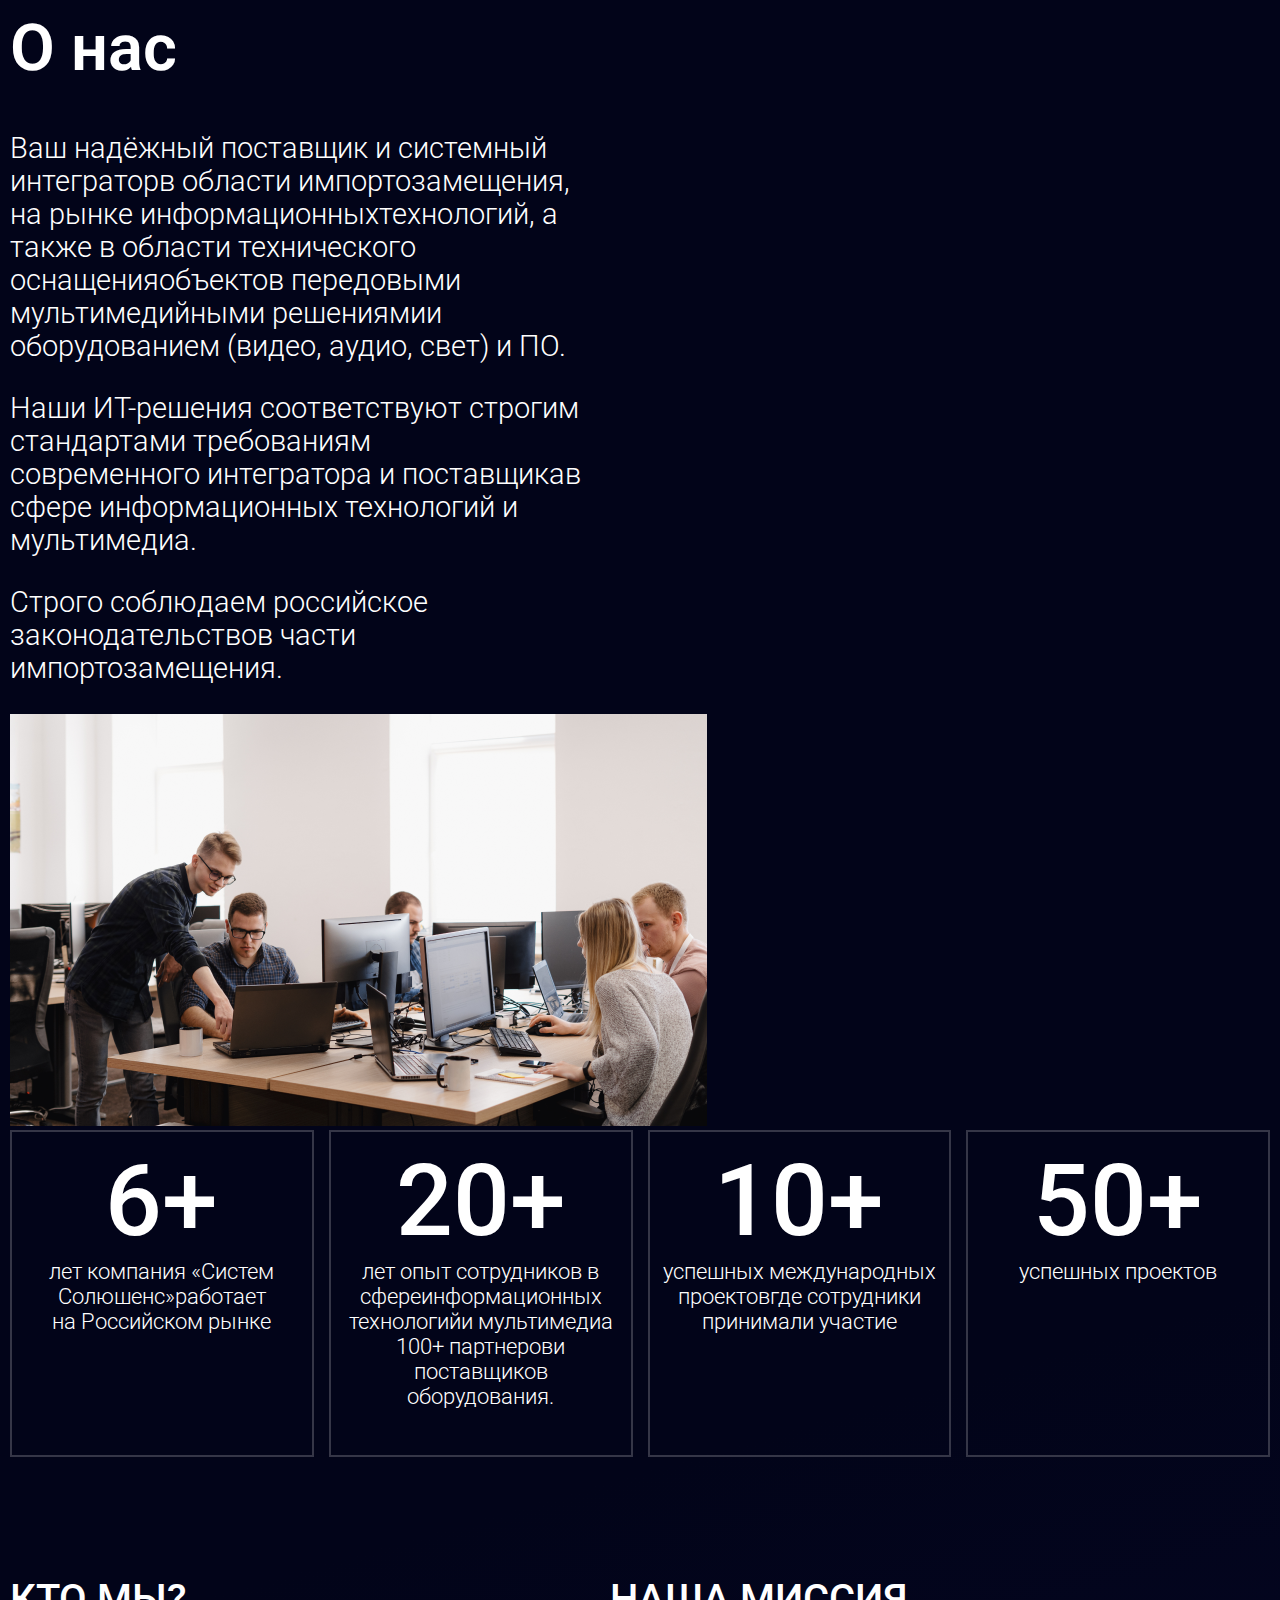
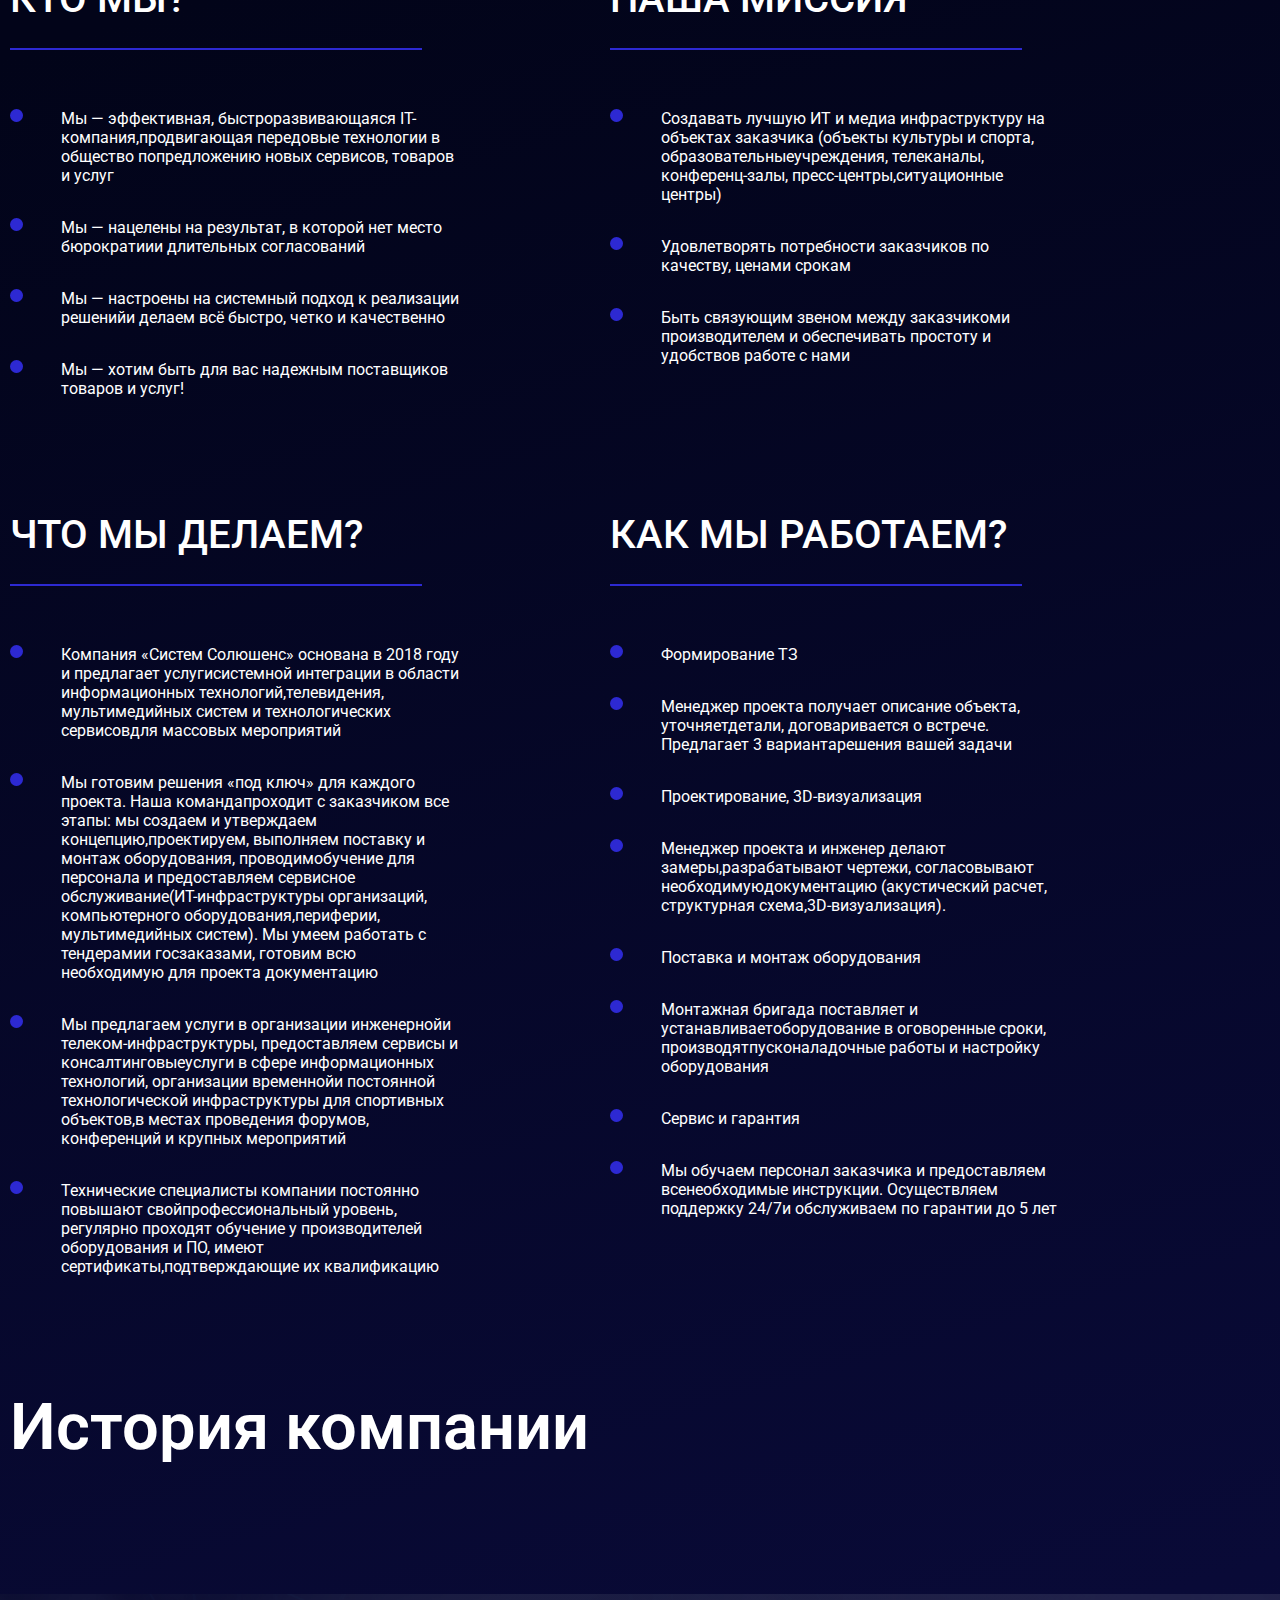
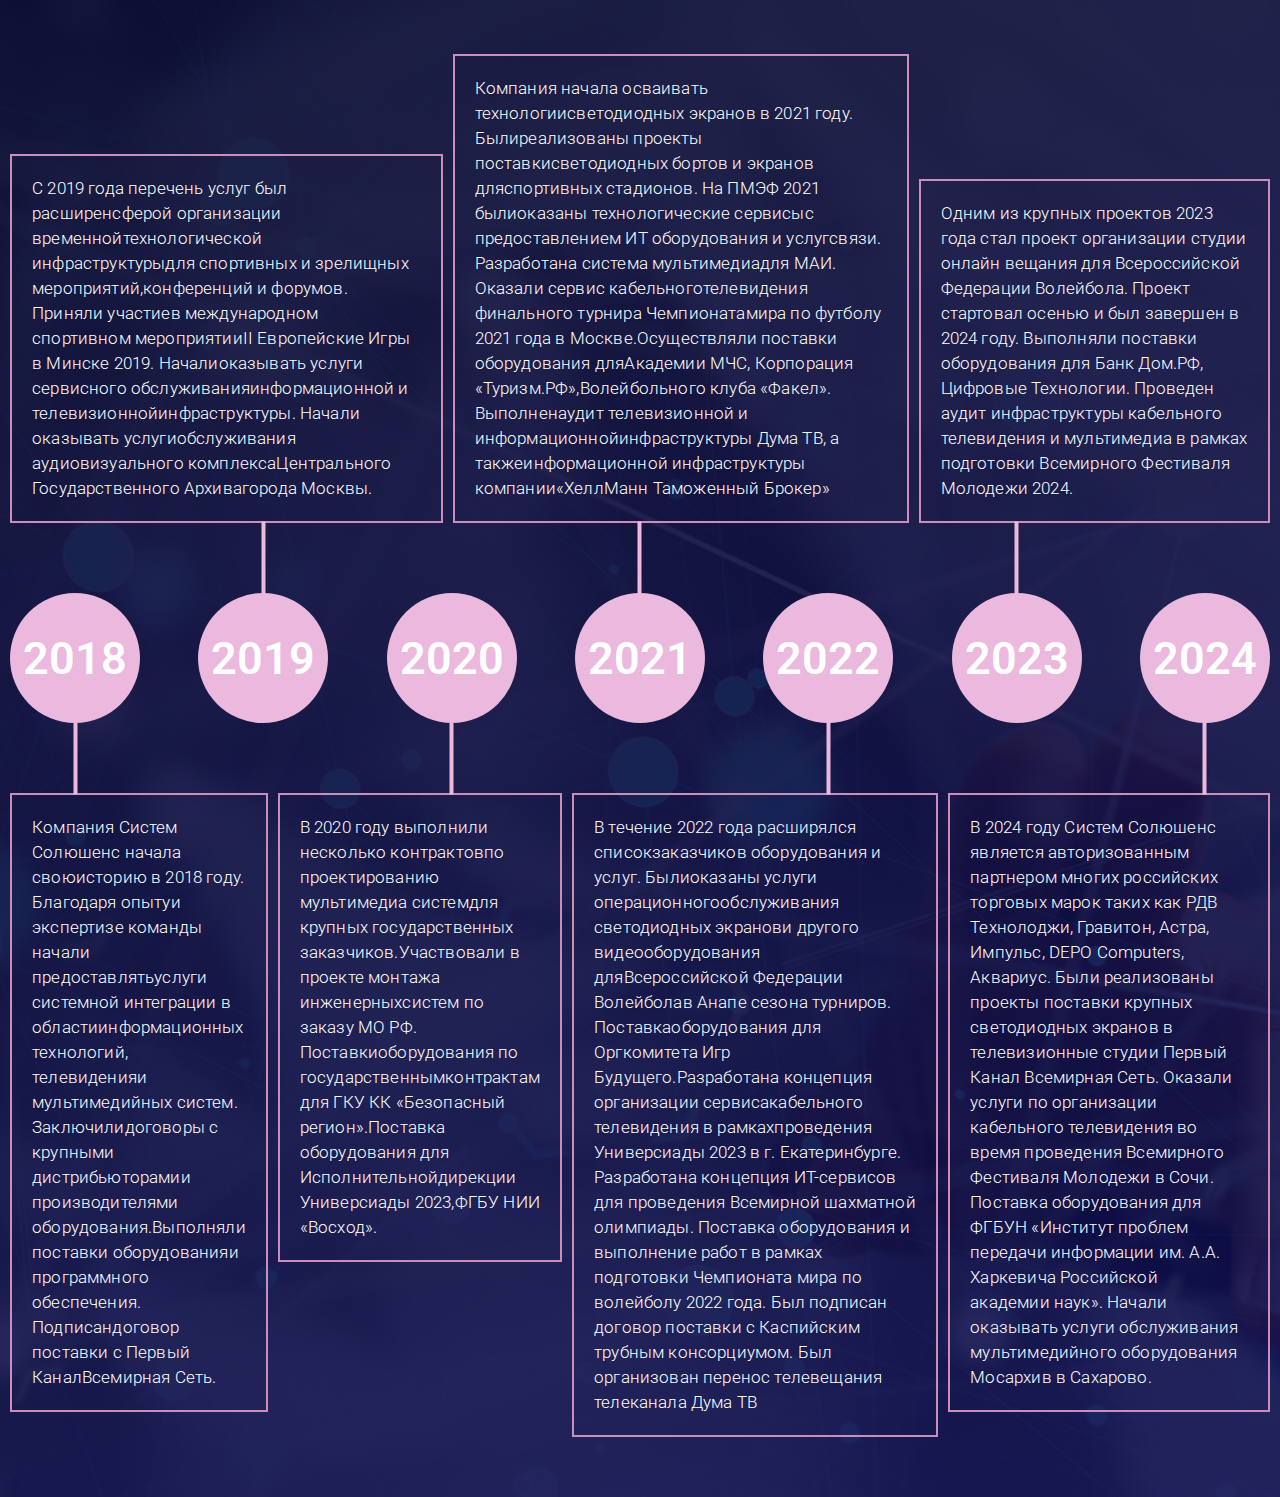
<file: index.html>
<!DOCTYPE html>
<html lang="en">

<head>
    <meta charset="UTF-8">
    <meta name="viewport" content="width=device-width, initial-scale=1.0">
    <title>Document</title>
    <link rel="stylesheet" href="css/style.css">
</head>

<body>
    <main>
        <section class="welcome">
            <div class="container">
                <h2 class="welcome_title">О нас</h2>
                <div class="welcome_blocks">
                    <div class="welcome_left_block">
                        <p class="welcome_text">Ваш надёжный поставщик и системный интеграторв области импортозамещения,
                            на рынке информационныхтехнологий, а также в области технического оснащенияобъектов
                            передовыми
                            мультимедийными решениямии оборудованием (видео, аудио, свет) и ПО.</p>
                        <p class="welcome_text">Наши ИТ-решения соответствуют строгим стандартами требованиям
                            современного интегратора и поставщикав сфере информационных технологий и мультимедиа.</p>
                        <p class="welcome_text">Строго соблюдаем российское законодательствов части импортозамещения.
                        </p>

                    </div>
                    <div class="welcome_right_block">
                        <img src="images/group-young-business-people-working-office 1.png" alt="" class="welcome_image">
                    </div>
                </div>
                <div class="welcome_cards">
                    <div class="welcome_card">
                        <div class="welcome_card_content">
                            <h2 class="welcome_card_content_title">6+</h2>
                            <p class="welcome_card_content_text">лет компания «Систем Солюшенс»работает на Российском
                                рынке</p>
                        </div>
                    </div>
                    <div class="welcome_card">
                        <div class="welcome_card_content">
                            <h2 class="welcome_card_content_title">20+</h2>
                            <p class="welcome_card_content_text">лет опыт сотрудников в сфереинформационных технологийи
                                мультимедиа 100+ партнерови поставщиков оборудования.</p>
                        </div>
                    </div>
                    <div class="welcome_card">
                        <div class="welcome_card_content">
                            <h2 class="welcome_card_content_title">10+</h2>
                            <p class="welcome_card_content_text">успешных международных проектовгде сотрудники принимали
                                участие</p>
                        </div>
                    </div>
                    <div class="welcome_card">
                        <div class="welcome_card_content">
                            <h2 class="welcome_card_content_title">50+</h2>
                            <p class="welcome_card_content_text">успешных проектов</p>
                        </div>
                    </div>
                </div>

            </div>
        </section>

        <section class="info">
            <div class="container">
                <div class="info_content">
                    <h2 class="info_title">КТО МЫ?</h2>
                    <span class="info_underline"></span>
                    <ul class="info_ul">
                        <li class="info_list"> <img class="info_list_style" src="images/Ellipse 1.png" alt="">Мы —
                            эффективная,
                            быстроразвивающаяся IT-компания,продвигающая передовые
                            технологии в общество попредложению новых сервисов, товаров и услуг</li>
                        <li class="info_list"> <img class="info_list_style" src="images/Ellipse 1.png" alt="">Мы —
                            нацелены на результат, в
                            которой нет место бюрократиии длительных
                            согласований</li>
                        <li class="info_list"> <img class="info_list_style" src="images/Ellipse 1.png" alt="">Мы —
                            настроены на системный подход к
                            реализации решенийи делаем всё
                            быстро, четко и качественно</li>
                        <li class="info_list"> <img class="info_list_style" src="images/Ellipse 1.png" alt="">Мы — хотим
                            быть для вас надежным
                            поставщиков товаров и услуг!</li>

                    </ul>
                </div>
                <div class="info_content">
                    <h2 class="info_title">НАША МИССИЯ</h2>
                    <span class="info_underline"></span>
                    <ul class="info_ul">
                        <li class="info_list"> <img class="info_list_style" src="images/Ellipse 1.png" alt="">Создавать
                            лучшую ИТ и медиа инфраструктуру на объектах заказчика (объекты культуры и спорта,
                            образовательныеучреждения, телеканалы, конференц-залы, пресс-центры,ситуационные центры)
                        </li>
                        <li class="info_list"> <img class="info_list_style" src="images/Ellipse 1.png"
                                alt="">Удовлетворять потребности заказчиков по качеству, ценами срокам</li>
                        <li class="info_list"> <img class="info_list_style" src="images/Ellipse 1.png" alt="">Быть
                            связующим звеном между заказчикоми производителем и обеспечивать простоту и удобствов работе
                            с нами</li>

                    </ul>
                </div>
                <div class="info_content">
                    <h2 class="info_title">ЧТО МЫ ДЕЛАЕМ?</h2>
                    <span class="info_underline"></span>
                    <ul class="info_ul">
                        <li class="info_list"> <img class="info_list_style" src="images/Ellipse 1.png" alt="">Компания
                            «Систем Солюшенс» основана в 2018 году и предлагает услугисистемной интеграции в области
                            информационных технологий,телевидения, мультимедийных систем и технологических сервисовдля
                            массовых мероприятий</li>
                        <li class="info_list"> <img class="info_list_style" src="images/Ellipse 1.png" alt="">Мы готовим
                            решения «под ключ» для каждого проекта. Наша командапроходит с заказчиком все этапы: мы
                            создаем и утверждаем концепцию,проектируем, выполняем поставку и монтаж оборудования,
                            проводимобучение для персонала и предоставляем сервисное обслуживание(ИТ-инфраструктуры
                            организаций, компьютерного оборудования,периферии, мультимедийных систем). Мы умеем работать
                            с тендерамии госзаказами, готовим всю необходимую для проекта документацию</li>
                        <li class="info_list"> <img class="info_list_style" src="images/Ellipse 1.png" alt="">Мы
                            предлагаем услуги в организации инженернойи телеком-инфраструктуры, предоставляем сервисы и
                            консалтинговыеуслуги в сфере информационных технологий, организации временнойи постоянной
                            технологической инфраструктуры для спортивных объектов,в местах проведения форумов,
                            конференций и крупных мероприятий</li>
                        <li class="info_list"> <img class="info_list_style" src="images/Ellipse 1.png"
                                alt="">Технические специалисты компании постоянно повышают свойпрофессиональный уровень,
                            регулярно проходят обучение
                            у производителей оборудования и ПО, имеют сертификаты,подтверждающие их квалификацию</li>

                    </ul>
                </div>
                <div class="info_content">
                    <h2 class="info_title">КАК МЫ РАБОТАЕМ?</h2>
                    <span class="info_underline"></span>
                    <ul class="info_ul">
                        <li class="info_list"> <img class="info_list_style" src="images/Ellipse 1.png"
                                alt="">Формирование ТЗ</li>
                        <li class="info_list"> <img class="info_list_style" src="images/Ellipse 1.png" alt="">Менеджер
                            проекта получает описание объекта, уточняетдетали, договаривается о встрече. Предлагает 3
                            вариантарешения вашей задачи</li>
                        <li class="info_list"> <img class="info_list_style" src="images/Ellipse 1.png"
                                alt="">Проектирование, 3D-визуализация</li>
                        <li class="info_list"> <img class="info_list_style" src="images/Ellipse 1.png" alt="">Менеджер
                            проекта и инженер делают замеры,разрабатывают чертежи, согласовывают необходимуюдокументацию
                            (акустический расчет, структурная схема,3D-визуализация).</li>
                        <li class="info_list"> <img class="info_list_style" src="images/Ellipse 1.png" alt="">Поставка и
                            монтаж оборудования</li>
                        <li class="info_list"> <img class="info_list_style" src="images/Ellipse 1.png" alt="">Монтажная
                            бригада поставляет и устанавливаетоборудование в оговоренные сроки,
                            производятпусконаладочные работы и настройку оборудования</li>
                        <li class="info_list"> <img class="info_list_style" src="images/Ellipse 1.png" alt="">Сервис и
                            гарантия</li>
                        <li class="info_list"> <img class="info_list_style" src="images/Ellipse 1.png" alt="">Мы обучаем
                            персонал заказчика и предоставляем всенеобходимые инструкции. Осуществляем поддержку 24/7и
                            обслуживаем по гарантии до 5 лет</li>

                    </ul>
                </div>
                <h2 class="history_title">История компании</h2>

            </div>
        </section>

        <section class="history">
            <div class="container">

                

                <div class="history_content">
                    <div class="history_block">
                        <p class="history_block_text">С 2019 года перечень услуг был расширенсферой организации
                            временнойтехнологической инфраструктурыдля спортивных и зрелищных мероприятий,конференций и
                            форумов. Приняли участиев международном спортивном мероприятииII Европейские Игры в Минске
                            2019.
                            Началиоказывать услуги сервисного обслуживанияинформационной и телевизионнойинфраструктуры.
                            Начали оказывать услугиобслуживания аудиовизуального комплексаЦентрального Государственного
                            Архивагорода Москвы.</p>

                    </div>

                    <div class="history_block">
                        <p class="history_block_text">Компания начала осваивать технологиисветодиодных экранов в 2021
                            году.
                            Былиреализованы проекты поставкисветодиодных бортов и экранов дляспортивных стадионов. На
                            ПМЭФ
                            2021 былиоказаны технологические сервисыс предоставлением ИТ оборудования и услугсвязи.
                            Разработана система мультимедиадля МАИ. Оказали сервис кабельноготелевидения финального
                            турнира
                            Чемпионатамира по футболу 2021 года в Москве.Осуществляли поставки оборудования дляАкадемии
                            МЧС,
                            Корпорация «Туризм.РФ»,Волейбольного клуба «Факел». Выполненаудит телевизионной и
                            информационнойинфраструктуры Дума ТВ, а такжеинформационной инфраструктуры компании«ХеллМанн
                            Таможенный Брокер»</p>
                    </div>
                    <div class="history_block">
                        <p class="history_block_text">Одним из крупных проектов 2023 года стал
                            проект организации студии онлайн вещания
                            для Всероссийской Федерации Волейбола.
                            Проект стартовал осенью и был завершен
                            в 2024 году. Выполняли поставки
                            оборудования для Банк Дом.РФ, Цифровые
                            Технологии. Проведен аудит инфраструктуры
                            кабельного телевидения и мультимедиа
                            в рамках подготовки Всемирного Фестиваля
                            Молодежи 2024.</p>
                    </div>
                </div>

                <div class="history_years">
                    <div class="history_block_years">2018 <span class="history_line down_line"></span></div>
                    <div class="history_block_years">2019 <span class="history_line top_line"></span></div>
                    <div class="history_block_years">2020 <span class="history_line down_line"></span></div>
                    <div class="history_block_years">2021 <span class="history_line top_line"></span></div>
                    <div class="history_block_years">2022 <span class="history_line down_line"></span></div>
                    <div class="history_block_years">2023 <span class="history_line top_line"></span></div>
                    <div class="history_block_years">2024 <span class="history_line down_line"></span></div>
                </div>

                <div class="history_content down">
                    <div class="history_block">
                        <p class="history_block_text">Компания Систем Солюшенс начала своюисторию в 2018 году. Благодаря
                            опытуи экспертизе команды начали предоставлятьуслуги системной интеграции в
                            областиинформационных технологий, телевиденияи мультимедийных систем. Заключилидоговоры с
                            крупными дистрибьюторамии производителями оборудования.Выполняли поставки оборудованияи
                            программного обеспечения. Подписандоговор поставки с Первый КаналВсемирная Сеть.</p>
                    </div>
                    <div class="history_block">
                        <p class="history_block_text">В 2020 году выполнили несколько контрактовпо проектированию
                            мультимедиа системдля крупных государственных заказчиков.Участвовали в проекте монтажа
                            инженерныхсистем по заказу МО РФ. Поставкиоборудования по государственнымконтрактам для ГКУ
                            КК «Безопасный регион».Поставка оборудования для Исполнительнойдирекции Универсиады
                            2023,ФГБУ НИИ «Восход».</p>
                    </div>
                    <div class="history_block">
                        <p class="history_block_text">В течение 2022 года расширялся списокзаказчиков оборудования и
                            услуг. Былиоказаны услуги операционногообслуживания светодиодных экранови другого
                            видеооборудования дляВсероссийской Федерации Волейболав Анапе сезона турниров.
                            Поставкаоборудования для Оргкомитета Игр Будущего.Разработана концепция организации
                            сервисакабельного телевидения в рамкахпроведения Универсиады 2023 в г. Екатеринбурге.
                            Разработана концепция ИТ-сервисов для проведения Всемирной шахматной олимпиады. Поставка
                            оборудования и выполнение работ в рамках подготовки Чемпионата мира по волейболу
                            2022 года. Был подписан договор поставки с Каспийским трубным консорциумом. Был организован
                            перенос телевещания телеканала Дума ТВ</p>
                    </div>
                    <div class="history_block">
                        <p class="history_block_text">В 2024 году Систем Солюшенс является
                            авторизованным партнером многих
                            российских торговых марок таких как РДВ
                            Технолоджи, Гравитон, Астра, Импульс, DEPO
                            Computers, Аквариус. Были реализованы
                            проекты поставки крупных светодиодных
                            экранов в телевизионные студии Первый
                            Канал Всемирная Сеть. Оказали услуги
                            по организации кабельного телевидения
                            во время проведения Всемирного Фестиваля
                            Молодежи в Сочи. Поставка оборудования
                            для ФГБУН «Институт проблем передачи
                            информации им. А.А. Харкевича Российской 
                            академии наук». Начали оказывать услуги
                            обслуживания мультимедийного
                            оборудования Мосархив в Сахарово.</p>
                    </div>
                </div>



            </div>
        </section>
    </main>

</body>

</html>
</file>
<file: css/style.css>
@import url('https://fonts.googleapis.com/css2?family=Montserrat+Alternates:ital,wght@0,100;0,200;0,300;0,400;0,500;0,600;0,700;0,800;0,900;1,100;1,200;1,300;1,400;1,500;1,600;1,700;1,800;1,900&family=Roboto:ital,wght@0,100;0,300;0,400;0,500;0,700;0,900;1,100;1,300;1,400;1,500;1,700;1,900&display=swap');

body {
    background: linear-gradient(163.89deg, #020419 32.68%, #2D29D2 260.74%);
    color: white;
    font-family: "Roboto", sans-serif;
    margin: 0;
    overflow-x: hidden;
}

p,
h1,
h2,
h3,
h4,
h5,
h6,
a {
    margin: 0;
}

.container {
    max-width: 1700px;
    margin: 0 auto;
    padding: 0 10px;
}


.welcome {
    margin-top: 10px;
}

.welcome_left_block {
    display: flex;
    flex-direction: column;
}

.welcome_blocks {
    display: flex;
    justify-content: space-between;
    flex-wrap: wrap;
}

.welcome_text {
    margin-bottom: 29px;
    max-width: 841px;
    font-weight: 300;
    font-size: 29px;
    line-height: 33px;
}

.welcome_title {
    font-weight: 600;
    font-size: 65px;
    margin-bottom: 46px;
}

.welcome_cards {
    display: flex;
    gap: 15px;
}

.welcome_card {
    width: 412px;
    height: 303px;
    padding: 10px;
    border: 2px solid #353647;
}

.welcome_card_content {
    display: flex;
    flex-direction: column;
    align-items: center;
}

.welcome_card_content_text {
    text-align: center;
    font-weight: 300;
    font-size: 22px;
    line-height: 25px;
}

.welcome_card_content_title {
    font-weight: 500;
    font-size: 100px;
}

.info {
    margin-top: 118px;
}

.info .container {
    display: flex;
    gap: 80px 150px;
    flex-wrap: wrap;
}

.info_underline {
    display: block;
    width: 412px;
    border-bottom: 2px solid #2D29D2;
    margin-top: 26px;
}

.info_title {
    font-weight: 500;
    font-size: 40px;
}

.info_list {
    list-style: none;
    margin-bottom: 33px;
    display: flex;
}

.info_ul {
    padding-left: 0;
    margin-top: 59px;
}

.info_content {
    max-width: 765px;
}

.info_list_style {
    display: inline-block;
    width: 13px;
    height: 13px;
    border-radius: 50%;
    background: #2D29D2;
    margin-right: 38px;
}

.history_content {
    display: flex;
    justify-content: space-between;
    align-items: end;
}

.history_block_text {
    font-weight: 300;
    font-size: 17px;
    line-height: 25px;
    letter-spacing: 0.01em;
}

.history_title {
    margin-bottom: 129px;
    font-weight: 600;
    font-size: 65px;
}

.history_block {
    padding: 20px;
    max-width: 412px;
    display: flex;
    flex-direction: column;
    justify-content: center;
    border: 2px solid #CB8EBB;
    height: 100%;
}

.history_block_years {
    width: 130px;
    height: 130px;
    background: #EBB8DE;
    border-radius: 50%;
    display: flex;
    align-items: center;
    justify-content: center;
    font-weight: 600;
    font-size: 45px;
    position: relative;
}


.history_years {
    display: flex;
    justify-content: space-between;
    margin: 70px 0;
}


.down {
    align-items: start;
    gap: 10px;
}

.history_line {
    display: block;
    position: absolute;
    width: 91px;
    border: 2px solid #EBB8DE;
    transform: rotate(-90deg);
}

.top_line {
    top: -26px;
}

.down_line {
    bottom: -26px;
}

.history {
    background-image: url("../images/AdobeStock_129203284\ 3.png");
    background-size: cover;
    padding: 60px 0;
}


@media(max-width: 1554px) {
    .welcome_text {
        max-width: 600px;
    }

    .info_content {
        max-width: 450px;
    }

    .history_content {
        gap: 10px;
    }
}

@media(max-width: 1068px) {
    .welcome_text {
        max-width: 850px;
        font-size: 20px;
    }

    .welcome_blocks {
        margin-bottom: 30px;
    }

    .info_content {
        max-width: 300px;
    }

    .history_block_text {
        font-size: 14px;
    }

    .info_list {
        font-size: 15px;
    }

    .welcome_card_content_title {
        font-size: 60px;
    }

    .welcome_card_content_text {
        font-size: 16px;
    }

    .history_block_years {
        width: 100px;
        height: 100px;
        font-size: 35px;
    }

}

@media(max-width: 900px) {
    .history_block_years {
        width: 80px;
        height: 80px;
        font-size: 30px;
    }

    .history_block {
        padding: 5px;
    }

    .history_block_text {
        font-size: 11px;
    }

    .info_content {
        max-width: 250px;
    }

    .info_underline {
        width: 300px;
    }

}

@media(max-width: 711px) {
    .info_content {
        max-width: 200px;
    }

    .welcome_image {
        width: 550px;
    }

    .welcome_card_content_title {
        font-size: 45px;
    }

    .welcome_card_content_text {
        font-size: 12px;
    }

    .info_underline {
        width: 250px;
    }
}

@media(max-width: 637px) {
    .history_block_years {
        width: 50px;
        height: 50px;
        font-size: 15px;
    }

    .history_years {
        gap: 40px;
    }

    .history_block_text {
        line-height: 15px;
        font-size: 8px;
    }

    .history_content {
        gap: 5px;
    }

    .info_list {
        font-size: 12px;
    }

    .info_underline {
        width: 200px;
    }

    .info_title {
        font-size: 35px;
    }

    .info_list_style {
        margin-right: 20px;
    }
}

@media(max-width: 568px) {
    .welcome_card {
        padding: 5px;
    }

    .history_block_years {
        font-size: 12px;
        height: 45px;
    }

    .welcome_image {
        width: 450px;
    }

    .welcome_card_content_title {
        font-size: 25px;
    }

    .welcome_card_content_text {
        font-size: 9px;
    }

    .welcome_card {
        height: auto;
    }

    .info_list_style {
        margin-right: 10px;
    }

    .info_content {
        max-width: 100px;
    }

    .history_line {
        width: 80px;
    }

    .top_line {
        top: -31px;
    }

    .down_line {
        bottom: -31px;
    }
}

@media(max-width: 514px) {


    .welcome_image {
        width: 250px;
    }

    .info_underline {
        width: 200px;
    }

    .info_content {
        max-width: 300px;
    }

    .history_block_years {
        height: auto;
        width: auto;
        font-size: 9px;
        padding: 5px;
    }

    .history_years {
        gap: 2px;
    }

    .history_block {
        padding: 2px;
    }

    .history_block_text {
        font-size: 8px;
        line-height: 10px;
    }

    .welcome_card_content_title {
        font-size: 15px;
    }

    .welcome_cards {
        flex-wrap: wrap;
    }

    .history_title {
        font-size: 50px;
    }

    .history_line {
        border: 1px solid #EBB8DE;
        width: 70px;
    }

    .top_line {
        top: -35px;
    }

    .down_line {
        bottom: -35px;
    }


}

@media(max-width: 460px) {
    .history_block_text {
        font-size: 5px;
        line-height: 8px;
    }
}

@media(max-width: 302px) {
    .history_block_text {
        font-size: 5px;
        line-height: 8px;
    }

    .history_block_years {
        width: 10px;
        height: 10px;
        font-size: 7px;
    }
}

@media(max-width: 300px) {
    .history_block_text {
        font-size: 3px;
        line-height: 8px;
    }
    .welcome_text {
        font-size: 13px;
    }
    .welcome_image {
        width: 180px;
    }

    .history_title {
        font-size: 20px;
    }
    .info_list {
        font-size: 10px;
    }
    .info_title {
        font-size: 20px;
    }
    .info_underline {
        width: 100px;
    }
}
</file>
